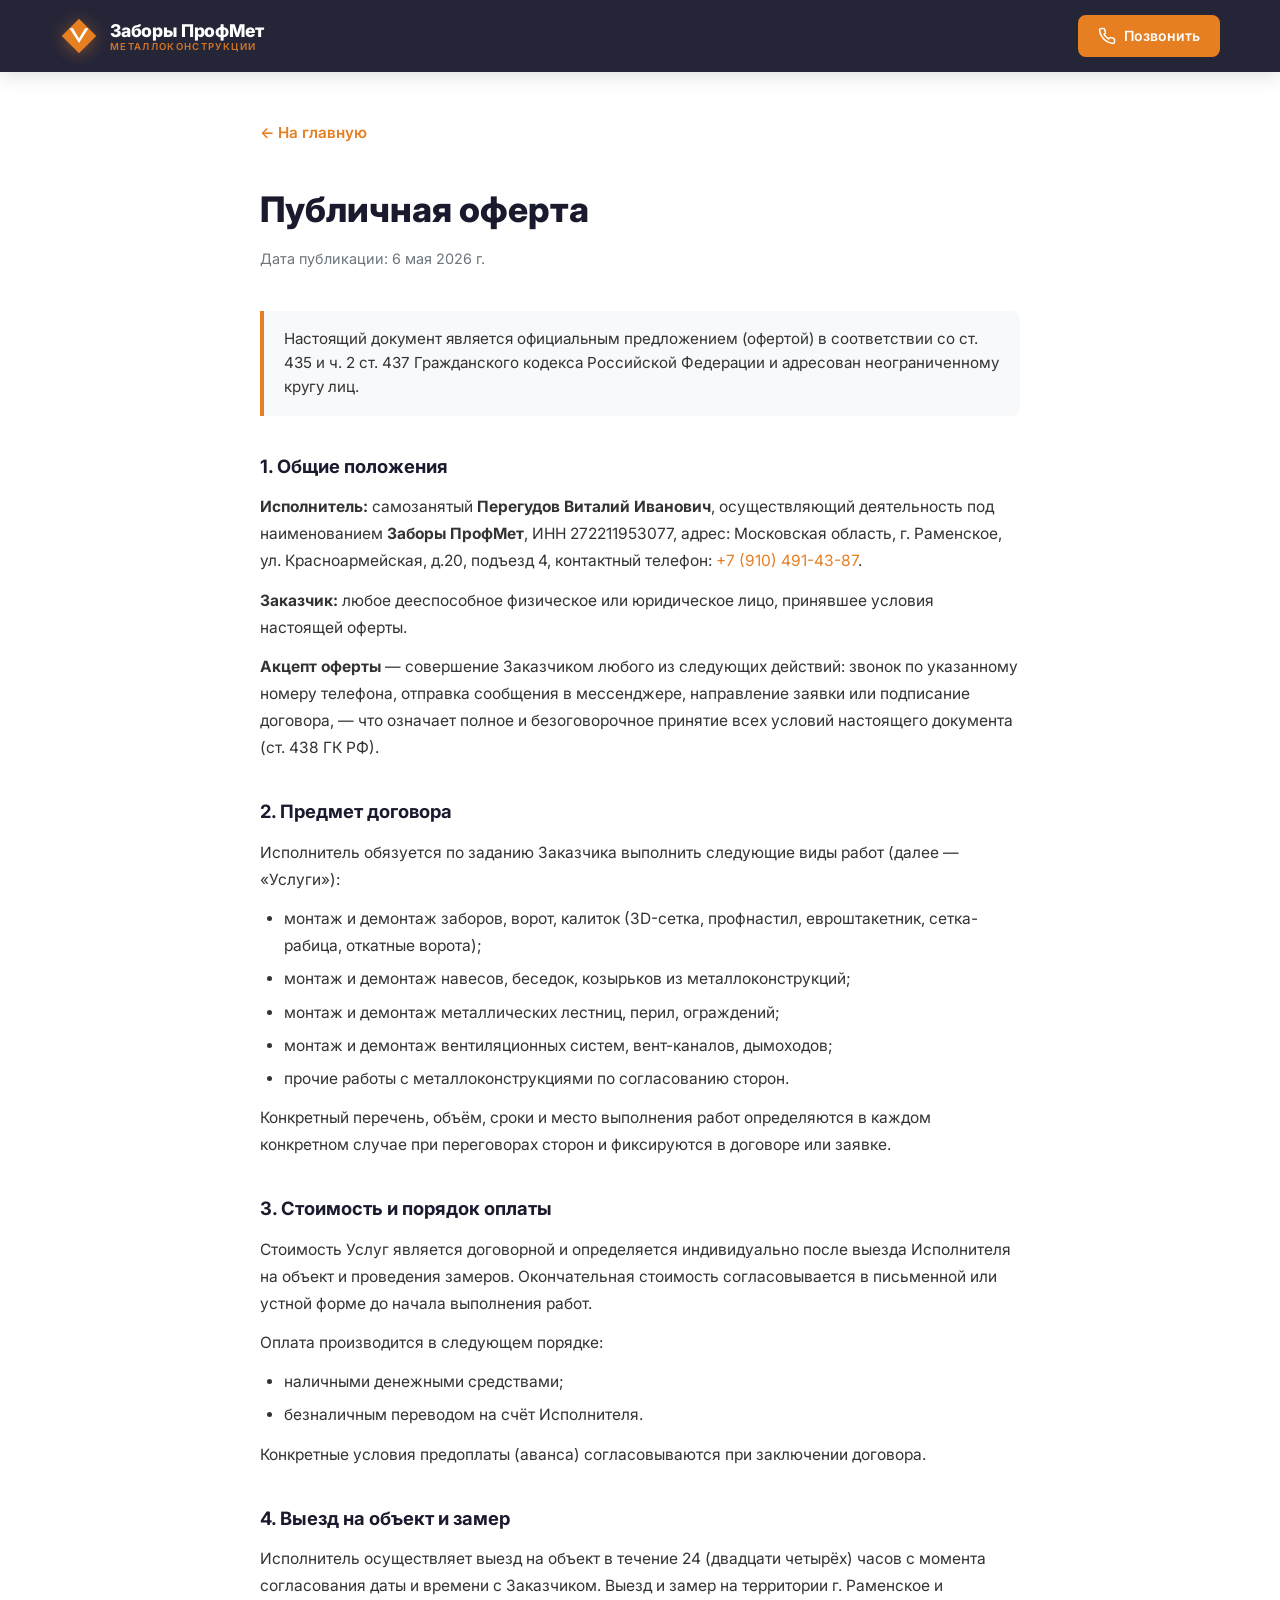
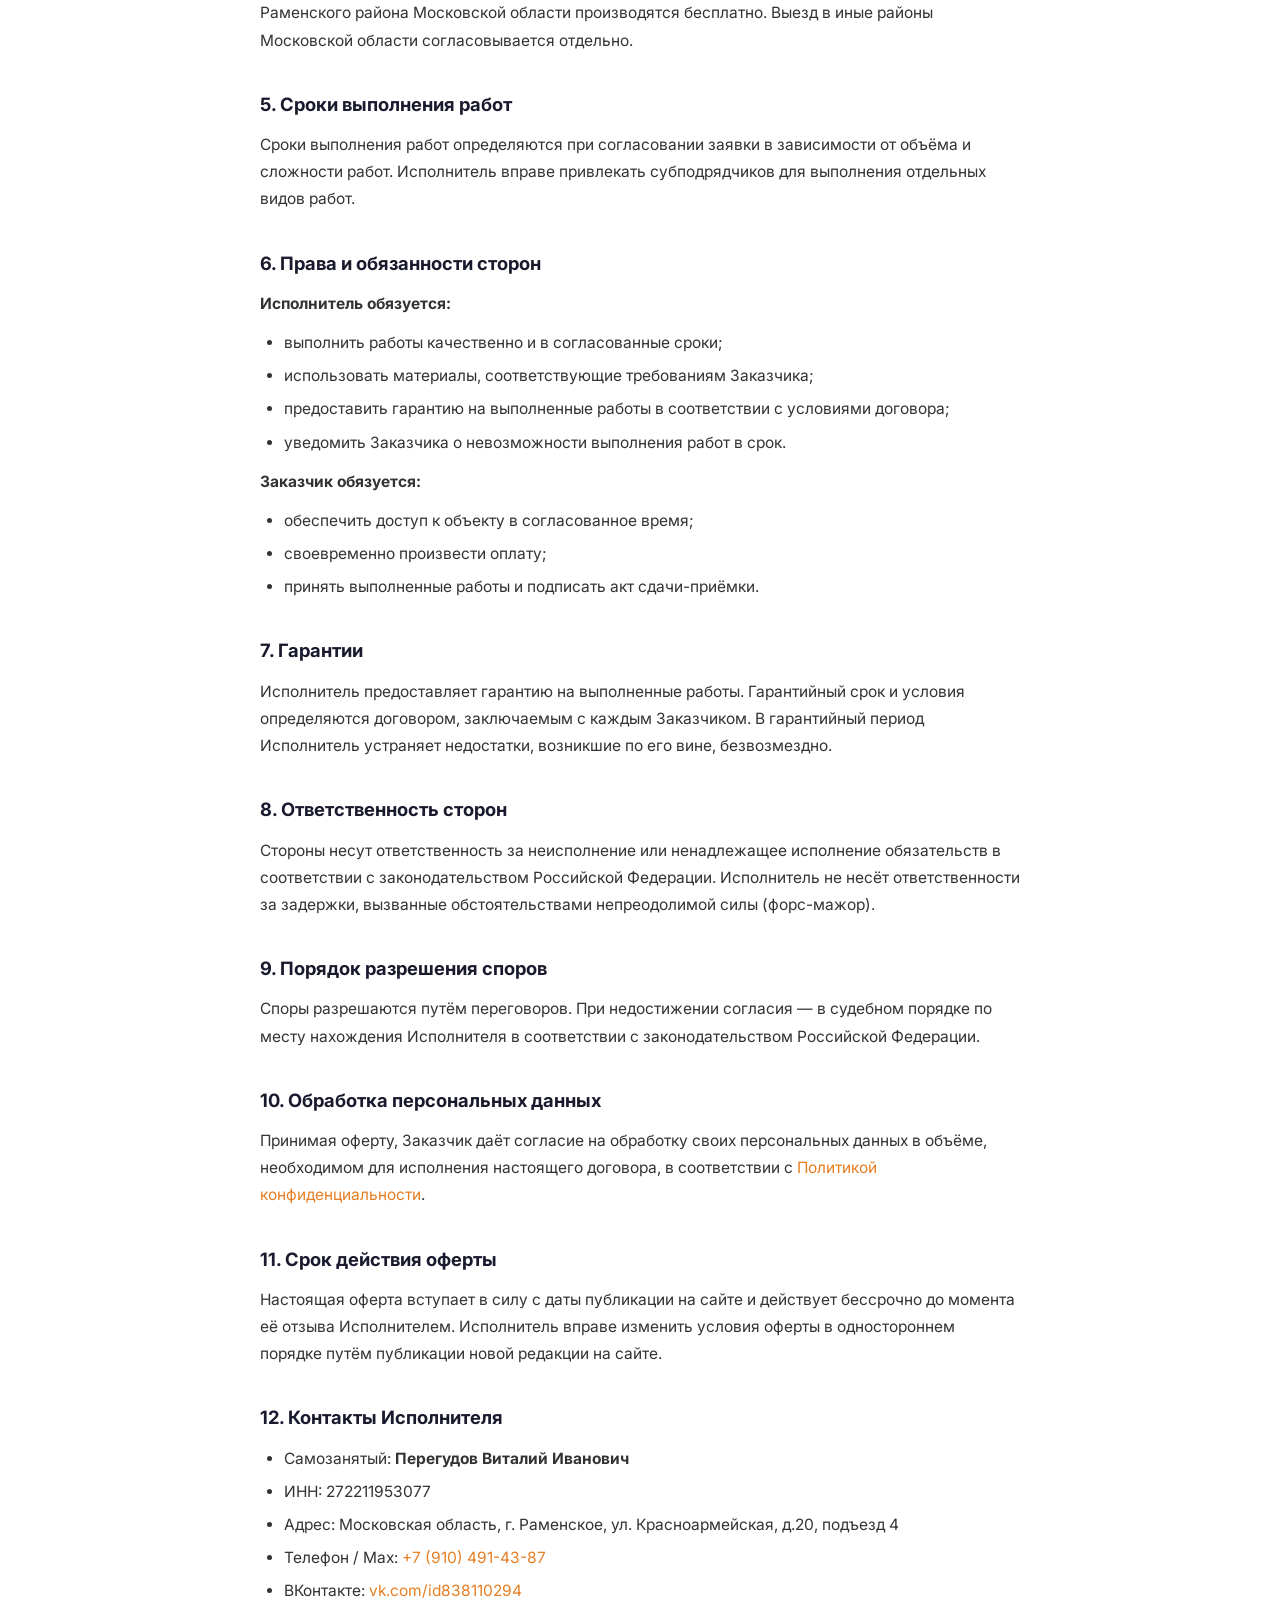
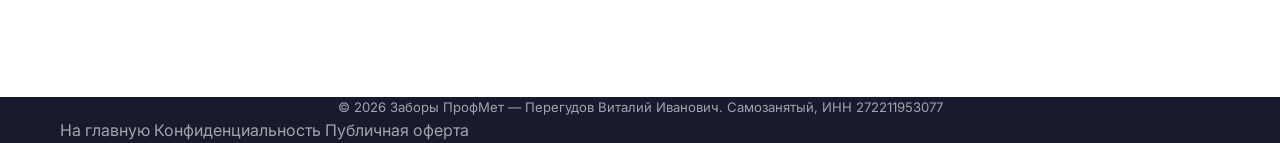
<file: offer.html>
<!DOCTYPE html>
<html lang="ru">
<head>
    <meta charset="UTF-8">
    <meta name="viewport" content="width=device-width, initial-scale=1.0">
    <meta name="description" content="Публичная оферта Заборы ПрофМет — условия оказания услуг по монтажу металлоконструкций">
    <meta name="robots" content="index, follow">
    <title>Публичная оферта — Заборы ПрофМет</title>
    <link rel="canonical" href="https://qone2m.github.io/Vitaly/offer.html">
    <link rel="icon" type="image/svg+xml" href="data:image/svg+xml,%3Csvg xmlns='http://www.w3.org/2000/svg' viewBox='0 0 64 64'%3E%3Crect width='64' height='64' rx='12' fill='%231a1a2e'/%3E%3Ctext x='50%25' y='54%25' text-anchor='middle' dominant-baseline='middle' font-family='Arial,sans-serif' font-weight='800' font-size='30' fill='%23e67e22'%3EЗ%3C/text%3E%3C/svg%3E">
    <link rel="preconnect" href="https://fonts.googleapis.com">
    <link rel="preconnect" href="https://fonts.gstatic.com" crossorigin>
    <link href="https://fonts.googleapis.com/css2?family=Inter:wght@400;600;700;800&display=swap" rel="stylesheet">
    <link rel="stylesheet" href="css/style.css">
</head>
<body>

    <header class="header scrolled" id="header">
        <div class="container header__inner">
            <a href="index.html" class="header__logo">
                <svg class="logo__mark" width="38" height="38" viewBox="0 0 44 44" fill="none" xmlns="http://www.w3.org/2000/svg" aria-hidden="true">
                    <path d="M22 2L42 22L22 42L2 22Z" fill="#e67e22"/>
                    <path d="M11 13L22 30L33 13L29 13L22 25L15 13Z" fill="white"/>
                </svg>
                <span class="logo__text">
                    <span class="logo__name">Заборы ПрофМет</span>
                    <span class="logo__sub">Металлоконструкции</span>
                </span>
            </a>
            <a href="tel:+79104914387" class="header__phone btn btn--small">
                <svg width="18" height="18" viewBox="0 0 24 24" fill="none" stroke="currentColor" stroke-width="2" stroke-linecap="round" stroke-linejoin="round"><path d="M22 16.92v3a2 2 0 0 1-2.18 2 19.79 19.79 0 0 1-8.63-3.07 19.5 19.5 0 0 1-6-6 19.79 19.79 0 0 1-3.07-8.67A2 2 0 0 1 4.11 2h3a2 2 0 0 1 2 1.72c.127.96.361 1.903.7 2.81a2 2 0 0 1-.45 2.11L8.09 9.91a16 16 0 0 0 6 6l1.27-1.27a2 2 0 0 1 2.11-.45c.907.339 1.85.573 2.81.7A2 2 0 0 1 22 16.92z"/></svg>
                Позвонить
            </a>
        </div>
    </header>

    <main class="legal-page">
        <div class="container">
            <a href="index.html" class="legal-back">&#8592; На главную</a>

            <h1>Публичная оферта</h1>
            <p class="legal-date">Дата публикации: 6 мая 2026 г.</p>

            <div class="offer-box">
                Настоящий документ является официальным предложением (офертой) в соответствии со ст. 435 и ч. 2 ст. 437 Гражданского кодекса Российской Федерации и адресован неограниченному кругу лиц.
            </div>

            <h2>1. Общие положения</h2>
            <p><strong>Исполнитель:</strong> самозанятый <strong>Перегудов Виталий Иванович</strong>, осуществляющий деятельность под наименованием <strong>Заборы ПрофМет</strong>, ИНН 272211953077, адрес: Московская область, г. Раменское, ул. Красноармейская, д.20, подъезд 4, контактный телефон: <a href="tel:+79104914387">+7 (910) 491-43-87</a>.</p>
            <p><strong>Заказчик:</strong> любое дееспособное физическое или юридическое лицо, принявшее условия настоящей оферты.</p>
            <p><strong>Акцепт оферты</strong> — совершение Заказчиком любого из следующих действий: звонок по указанному номеру телефона, отправка сообщения в мессенджере, направление заявки или подписание договора, — что означает полное и безоговорочное принятие всех условий настоящего документа (ст. 438 ГК РФ).</p>

            <h2>2. Предмет договора</h2>
            <p>Исполнитель обязуется по заданию Заказчика выполнить следующие виды работ (далее — «Услуги»):</p>
            <ul>
                <li>монтаж и демонтаж заборов, ворот, калиток (3D-сетка, профнастил, евроштакетник, сетка-рабица, откатные ворота);</li>
                <li>монтаж и демонтаж навесов, беседок, козырьков из металлоконструкций;</li>
                <li>монтаж и демонтаж металлических лестниц, перил, ограждений;</li>
                <li>монтаж и демонтаж вентиляционных систем, вент-каналов, дымоходов;</li>
                <li>прочие работы с металлоконструкциями по согласованию сторон.</li>
            </ul>
            <p>Конкретный перечень, объём, сроки и место выполнения работ определяются в каждом конкретном случае при переговорах сторон и фиксируются в договоре или заявке.</p>

            <h2>3. Стоимость и порядок оплаты</h2>
            <p>Стоимость Услуг является договорной и определяется индивидуально после выезда Исполнителя на объект и проведения замеров. Окончательная стоимость согласовывается в письменной или устной форме до начала выполнения работ.</p>
            <p>Оплата производится в следующем порядке:</p>
            <ul>
                <li>наличными денежными средствами;</li>
                <li>безналичным переводом на счёт Исполнителя.</li>
            </ul>
            <p>Конкретные условия предоплаты (аванса) согласовываются при заключении договора.</p>

            <h2>4. Выезд на объект и замер</h2>
            <p>Исполнитель осуществляет выезд на объект в течение 24 (двадцати четырёх) часов с момента согласования даты и времени с Заказчиком. Выезд и замер на территории г. Раменское и Раменского района Московской области производятся бесплатно. Выезд в иные районы Московской области согласовывается отдельно.</p>

            <h2>5. Сроки выполнения работ</h2>
            <p>Сроки выполнения работ определяются при согласовании заявки в зависимости от объёма и сложности работ. Исполнитель вправе привлекать субподрядчиков для выполнения отдельных видов работ.</p>

            <h2>6. Права и обязанности сторон</h2>
            <p><strong>Исполнитель обязуется:</strong></p>
            <ul>
                <li>выполнить работы качественно и в согласованные сроки;</li>
                <li>использовать материалы, соответствующие требованиям Заказчика;</li>
                <li>предоставить гарантию на выполненные работы в соответствии с условиями договора;</li>
                <li>уведомить Заказчика о невозможности выполнения работ в срок.</li>
            </ul>
            <p><strong>Заказчик обязуется:</strong></p>
            <ul>
                <li>обеспечить доступ к объекту в согласованное время;</li>
                <li>своевременно произвести оплату;</li>
                <li>принять выполненные работы и подписать акт сдачи-приёмки.</li>
            </ul>

            <h2>7. Гарантии</h2>
            <p>Исполнитель предоставляет гарантию на выполненные работы. Гарантийный срок и условия определяются договором, заключаемым с каждым Заказчиком. В гарантийный период Исполнитель устраняет недостатки, возникшие по его вине, безвозмездно.</p>

            <h2>8. Ответственность сторон</h2>
            <p>Стороны несут ответственность за неисполнение или ненадлежащее исполнение обязательств в соответствии с законодательством Российской Федерации. Исполнитель не несёт ответственности за задержки, вызванные обстоятельствами непреодолимой силы (форс-мажор).</p>

            <h2>9. Порядок разрешения споров</h2>
            <p>Споры разрешаются путём переговоров. При недостижении согласия — в судебном порядке по месту нахождения Исполнителя в соответствии с законодательством Российской Федерации.</p>

            <h2>10. Обработка персональных данных</h2>
            <p>Принимая оферту, Заказчик даёт согласие на обработку своих персональных данных в объёме, необходимом для исполнения настоящего договора, в соответствии с <a href="privacy.html">Политикой конфиденциальности</a>.</p>

            <h2>11. Срок действия оферты</h2>
            <p>Настоящая оферта вступает в силу с даты публикации на сайте и действует бессрочно до момента её отзыва Исполнителем. Исполнитель вправе изменить условия оферты в одностороннем порядке путём публикации новой редакции на сайте.</p>

            <h2>12. Контакты Исполнителя</h2>
            <ul>
                <li>Самозанятый: <strong>Перегудов Виталий Иванович</strong></li>
                <li>ИНН: 272211953077</li>
                <li>Адрес: Московская область, г. Раменское, ул. Красноармейская, д.20, подъезд 4</li>
                <li>Телефон / Max: <a href="tel:+79104914387">+7 (910) 491-43-87</a></li>
                <li>ВКонтакте: <a href="https://vk.com/id838110294" target="_blank" rel="noopener">vk.com/id838110294</a></li>
            </ul>
        </div>
    </main>

    <footer class="footer">
        <div class="container footer__inner">
            <p class="footer__copy">&copy; 2026 Заборы ПрофМет — Перегудов Виталий Иванович. Самозанятый, ИНН 272211953077</p>
            <div class="footer__links">
                <a href="index.html">На главную</a>
                <a href="privacy.html">Конфиденциальность</a>
                <a href="offer.html">Публичная оферта</a>
            </div>
        </div>
    </footer>

</body>
</html>
</file>
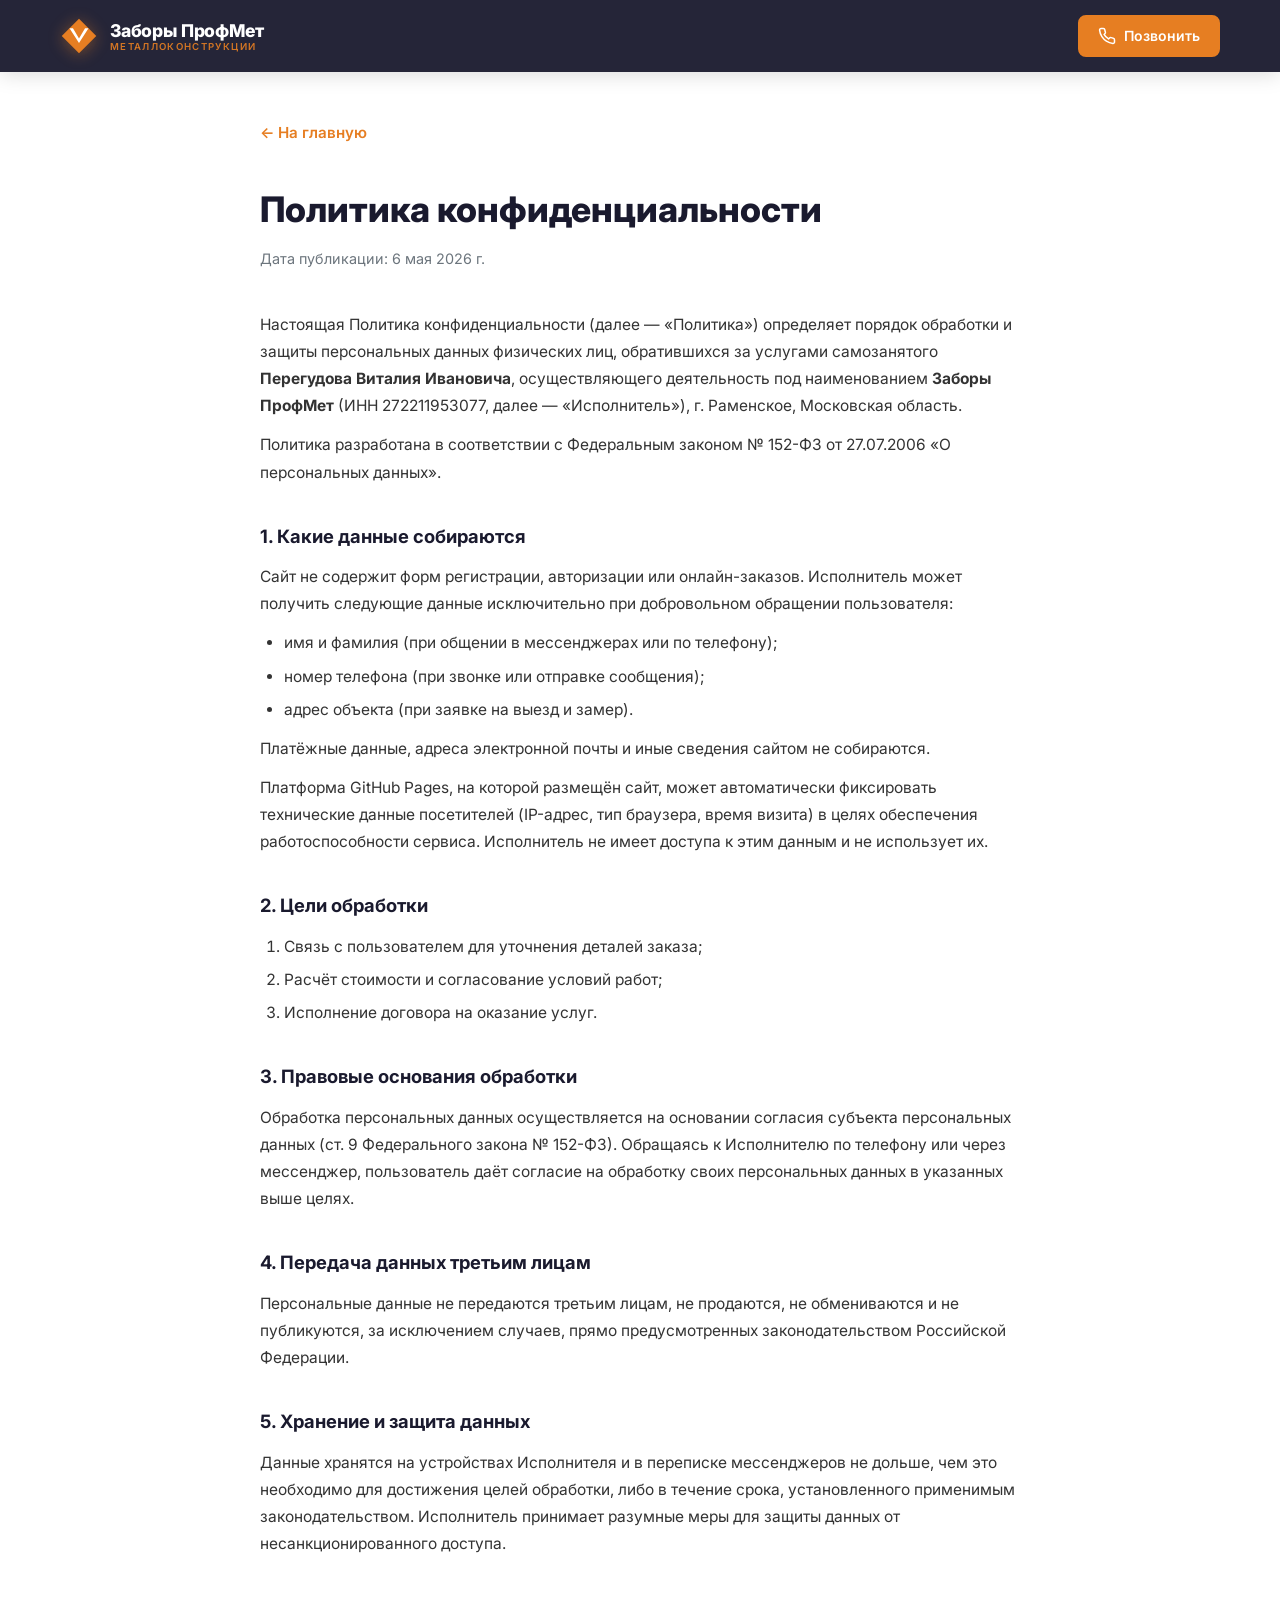
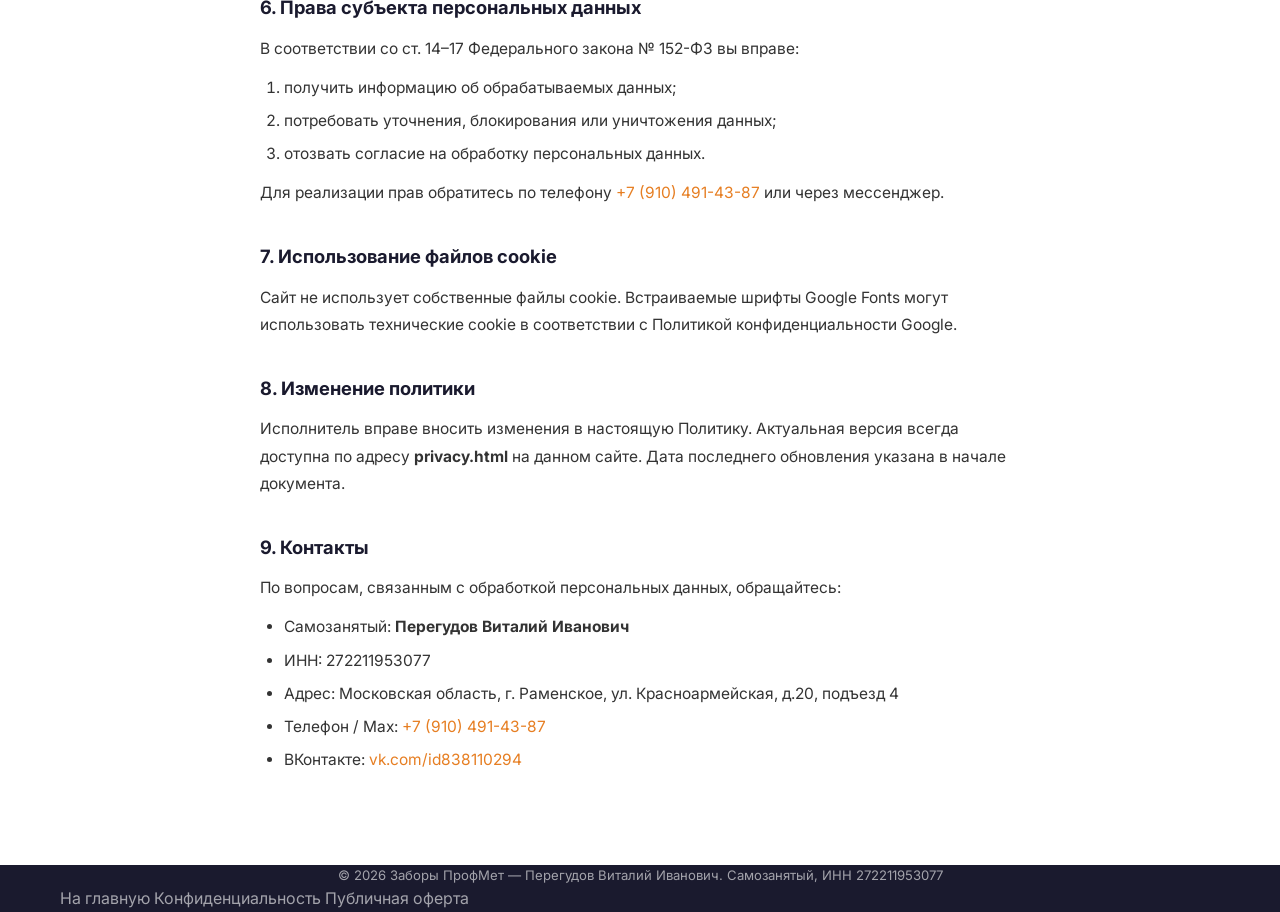
<file: privacy.html>
<!DOCTYPE html>
<html lang="ru">
<head>
    <meta charset="UTF-8">
    <meta name="viewport" content="width=device-width, initial-scale=1.0">
    <meta name="description" content="Политика конфиденциальности Заборы ПрофМет — порядок обработки персональных данных">
    <meta name="robots" content="index, follow">
    <title>Политика конфиденциальности — Заборы ПрофМет</title>
    <link rel="canonical" href="https://qone2m.github.io/Vitaly/privacy.html">
    <link rel="icon" type="image/svg+xml" href="data:image/svg+xml,%3Csvg xmlns='http://www.w3.org/2000/svg' viewBox='0 0 64 64'%3E%3Crect width='64' height='64' rx='12' fill='%231a1a2e'/%3E%3Ctext x='50%25' y='54%25' text-anchor='middle' dominant-baseline='middle' font-family='Arial,sans-serif' font-weight='800' font-size='30' fill='%23e67e22'%3EЗ%3C/text%3E%3C/svg%3E">
    <link rel="preconnect" href="https://fonts.googleapis.com">
    <link rel="preconnect" href="https://fonts.gstatic.com" crossorigin>
    <link href="https://fonts.googleapis.com/css2?family=Inter:wght@400;600;700;800&display=swap" rel="stylesheet">
    <link rel="stylesheet" href="css/style.css">
</head>
<body>

    <header class="header scrolled" id="header">
        <div class="container header__inner">
            <a href="index.html" class="header__logo">
                <svg class="logo__mark" width="38" height="38" viewBox="0 0 44 44" fill="none" xmlns="http://www.w3.org/2000/svg" aria-hidden="true">
                    <path d="M22 2L42 22L22 42L2 22Z" fill="#e67e22"/>
                    <path d="M11 13L22 30L33 13L29 13L22 25L15 13Z" fill="white"/>
                </svg>
                <span class="logo__text">
                    <span class="logo__name">Заборы ПрофМет</span>
                    <span class="logo__sub">Металлоконструкции</span>
                </span>
            </a>
            <a href="tel:+79104914387" class="header__phone btn btn--small">
                <svg width="18" height="18" viewBox="0 0 24 24" fill="none" stroke="currentColor" stroke-width="2" stroke-linecap="round" stroke-linejoin="round"><path d="M22 16.92v3a2 2 0 0 1-2.18 2 19.79 19.79 0 0 1-8.63-3.07 19.5 19.5 0 0 1-6-6 19.79 19.79 0 0 1-3.07-8.67A2 2 0 0 1 4.11 2h3a2 2 0 0 1 2 1.72c.127.96.361 1.903.7 2.81a2 2 0 0 1-.45 2.11L8.09 9.91a16 16 0 0 0 6 6l1.27-1.27a2 2 0 0 1 2.11-.45c.907.339 1.85.573 2.81.7A2 2 0 0 1 22 16.92z"/></svg>
                Позвонить
            </a>
        </div>
    </header>

    <main class="legal-page">
        <div class="container">
            <a href="index.html" class="legal-back">&#8592; На главную</a>

            <h1>Политика конфиденциальности</h1>
            <p class="legal-date">Дата публикации: 6 мая 2026 г.</p>

            <p>Настоящая Политика конфиденциальности (далее — «Политика») определяет порядок обработки и защиты персональных данных физических лиц, обратившихся за услугами самозанятого <strong>Перегудова Виталия Ивановича</strong>, осуществляющего деятельность под наименованием <strong>Заборы ПрофМет</strong> (ИНН 272211953077, далее — «Исполнитель»), г. Раменское, Московская область.</p>
            <p>Политика разработана в соответствии с Федеральным законом № 152-ФЗ от 27.07.2006 «О персональных данных».</p>

            <h2>1. Какие данные собираются</h2>
            <p>Сайт не содержит форм регистрации, авторизации или онлайн-заказов. Исполнитель может получить следующие данные исключительно при добровольном обращении пользователя:</p>
            <ul>
                <li>имя и фамилия (при общении в мессенджерах или по телефону);</li>
                <li>номер телефона (при звонке или отправке сообщения);</li>
                <li>адрес объекта (при заявке на выезд и замер).</li>
            </ul>
            <p>Платёжные данные, адреса электронной почты и иные сведения сайтом не собираются.</p>
            <p>Платформа GitHub Pages, на которой размещён сайт, может автоматически фиксировать технические данные посетителей (IP-адрес, тип браузера, время визита) в целях обеспечения работоспособности сервиса. Исполнитель не имеет доступа к этим данным и не использует их.</p>

            <h2>2. Цели обработки</h2>
            <ol>
                <li>Связь с пользователем для уточнения деталей заказа;</li>
                <li>Расчёт стоимости и согласование условий работ;</li>
                <li>Исполнение договора на оказание услуг.</li>
            </ol>

            <h2>3. Правовые основания обработки</h2>
            <p>Обработка персональных данных осуществляется на основании согласия субъекта персональных данных (ст. 9 Федерального закона № 152-ФЗ). Обращаясь к Исполнителю по телефону или через мессенджер, пользователь даёт согласие на обработку своих персональных данных в указанных выше целях.</p>

            <h2>4. Передача данных третьим лицам</h2>
            <p>Персональные данные не передаются третьим лицам, не продаются, не обмениваются и не публикуются, за исключением случаев, прямо предусмотренных законодательством Российской Федерации.</p>

            <h2>5. Хранение и защита данных</h2>
            <p>Данные хранятся на устройствах Исполнителя и в переписке мессенджеров не дольше, чем это необходимо для достижения целей обработки, либо в течение срока, установленного применимым законодательством. Исполнитель принимает разумные меры для защиты данных от несанкционированного доступа.</p>

            <h2>6. Права субъекта персональных данных</h2>
            <p>В соответствии со ст. 14–17 Федерального закона № 152-ФЗ вы вправе:</p>
            <ol>
                <li>получить информацию об обрабатываемых данных;</li>
                <li>потребовать уточнения, блокирования или уничтожения данных;</li>
                <li>отозвать согласие на обработку персональных данных.</li>
            </ol>
            <p>Для реализации прав обратитесь по телефону <a href="tel:+79104914387">+7 (910) 491-43-87</a> или через мессенджер.</p>

            <h2>7. Использование файлов cookie</h2>
            <p>Сайт не использует собственные файлы cookie. Встраиваемые шрифты Google Fonts могут использовать технические cookie в соответствии с Политикой конфиденциальности Google.</p>

            <h2>8. Изменение политики</h2>
            <p>Исполнитель вправе вносить изменения в настоящую Политику. Актуальная версия всегда доступна по адресу <strong>privacy.html</strong> на данном сайте. Дата последнего обновления указана в начале документа.</p>

            <h2>9. Контакты</h2>
            <p>По вопросам, связанным с обработкой персональных данных, обращайтесь:</p>
            <ul>
                <li>Самозанятый: <strong>Перегудов Виталий Иванович</strong></li>
                <li>ИНН: 272211953077</li>
                <li>Адрес: Московская область, г. Раменское, ул. Красноармейская, д.20, подъезд 4</li>
                <li>Телефон / Max: <a href="tel:+79104914387">+7 (910) 491-43-87</a></li>
                <li>ВКонтакте: <a href="https://vk.com/id838110294" target="_blank" rel="noopener">vk.com/id838110294</a></li>
            </ul>
        </div>
    </main>

    <footer class="footer">
        <div class="container footer__inner">
            <p class="footer__copy">&copy; 2026 Заборы ПрофМет — Перегудов Виталий Иванович. Самозанятый, ИНН 272211953077</p>
            <div class="footer__links">
                <a href="index.html">На главную</a>
                <a href="privacy.html">Конфиденциальность</a>
                <a href="offer.html">Публичная оферта</a>
            </div>
        </div>
    </footer>

</body>
</html>
</file>
<file: css/style.css>
/* ===== RESET & BASE ===== */
*,
*::before,
*::after {
    margin: 0;
    padding: 0;
    box-sizing: border-box;
}

:root {
    --clr-dark: #1a1a2e;
    --clr-dark-alt: #16213e;
    --clr-accent: #e67e22;
    --clr-accent-hover: #d35400;
    --clr-light: #f8f9fa;
    --clr-bg: #ffffff;
    --clr-text: #333333;
    --clr-text-muted: #6c757d;
    --clr-border: #dee2e6;
    --font: 'Inter', system-ui, -apple-system, sans-serif;
    --header-h: 72px;
    --radius: 12px;
    --radius-sm: 8px;
    --shadow: 0 4px 24px rgba(0, 0, 0, 0.08);
    --shadow-lg: 0 8px 40px rgba(0, 0, 0, 0.12);
    --transition: 0.3s ease;
}

html {
    scroll-behavior: smooth;
    scroll-padding-top: var(--header-h);
}

body {
    font-family: var(--font);
    color: var(--clr-text);
    background: var(--clr-bg);
    line-height: 1.6;
    -webkit-font-smoothing: antialiased;
}

img {
    display: block;
    max-width: 100%;
    height: auto;
}

a {
    text-decoration: none;
    color: inherit;
}

.container {
    width: 100%;
    max-width: 1200px;
    margin: 0 auto;
    padding: 0 20px;
}

/* ===== BUTTONS ===== */
.btn {
    display: inline-flex;
    align-items: center;
    gap: 8px;
    font-family: var(--font);
    font-weight: 600;
    border: 2px solid transparent;
    border-radius: var(--radius-sm);
    cursor: pointer;
    transition: all var(--transition);
    white-space: nowrap;
}

.btn--small {
    padding: 8px 18px;
    font-size: 0.875rem;
}

.btn--large {
    padding: 14px 32px;
    font-size: 1.05rem;
}

.btn--primary {
    background: var(--clr-accent);
    color: #fff;
    border-color: var(--clr-accent);
}

.btn--primary:hover {
    background: var(--clr-accent-hover);
    border-color: var(--clr-accent-hover);
    transform: translateY(-2px);
    box-shadow: 0 4px 16px rgba(230, 126, 34, 0.4);
}

.btn--outline {
    background: transparent;
    color: #fff;
    border-color: rgba(255, 255, 255, 0.5);
}

.btn--outline:hover {
    background: rgba(255, 255, 255, 0.1);
    border-color: #fff;
    transform: translateY(-2px);
}

/* ===== HEADER ===== */
.header {
    position: fixed;
    top: 0;
    left: 0;
    right: 0;
    z-index: 1000;
    height: var(--header-h);
    background: transparent;
    transition: all var(--transition);
}

.header.scrolled {
    background: rgba(26, 26, 46, 0.95);
    backdrop-filter: blur(12px);
    box-shadow: 0 2px 20px rgba(0, 0, 0, 0.15);
}

.header__inner {
    display: flex;
    align-items: center;
    justify-content: space-between;
    height: 100%;
}

.header__logo {
    color: #fff;
    display: flex;
    align-items: center;
    gap: 12px;
    text-decoration: none;
}

.logo__mark {
    flex-shrink: 0;
    filter: drop-shadow(0 2px 8px rgba(230, 126, 34, 0.45));
    transition: filter var(--transition), transform var(--transition);
}

.header__logo:hover .logo__mark {
    filter: drop-shadow(0 3px 12px rgba(230, 126, 34, 0.7));
    transform: rotate(6deg) scale(1.05);
}

.logo__text {
    display: flex;
    flex-direction: column;
    line-height: 1.2;
}

.logo__name {
    font-size: 1.1rem;
    font-weight: 800;
    color: #fff;
    letter-spacing: -0.01em;
}

.logo__sub {
    font-size: 0.6rem;
    font-weight: 600;
    color: var(--clr-accent);
    text-transform: uppercase;
    letter-spacing: 0.14em;
    opacity: 0.9;
}

.header__nav {
    display: flex;
    gap: 32px;
}

.nav__link {
    color: rgba(255, 255, 255, 0.85);
    font-size: 0.95rem;
    font-weight: 500;
    transition: color var(--transition);
    position: relative;
}

.nav__link::after {
    content: '';
    position: absolute;
    bottom: -4px;
    left: 0;
    width: 0;
    height: 2px;
    background: var(--clr-accent);
    transition: width var(--transition);
}

.nav__link:hover {
    color: #fff;
}

.nav__link:hover::after {
    width: 100%;
}

.header__phone {
    background: var(--clr-accent);
    color: #fff;
    border-color: var(--clr-accent);
}

.header__phone:hover {
    background: var(--clr-accent-hover);
    border-color: var(--clr-accent-hover);
}

.burger {
    display: none;
    flex-direction: column;
    gap: 5px;
    background: none;
    border: none;
    cursor: pointer;
    padding: 4px;
    z-index: 1001;
}

.burger span {
    display: block;
    width: 26px;
    height: 2.5px;
    background: #fff;
    border-radius: 2px;
    transition: all var(--transition);
}

.burger.active span:nth-child(1) {
    transform: rotate(45deg) translate(5px, 5px);
}

.burger.active span:nth-child(2) {
    opacity: 0;
}

.burger.active span:nth-child(3) {
    transform: rotate(-45deg) translate(5px, -5px);
}

/* ===== HERO ===== */
.hero {
    position: relative;
    min-height: 100vh;
    display: flex;
    align-items: center;
    justify-content: center;
    background: url('../img/full/canopies-05.jpg') center/cover no-repeat;
    overflow: hidden;
}

.hero__overlay {
    position: absolute;
    inset: 0;
    background: linear-gradient(
        135deg,
        rgba(26, 26, 46, 0.92) 0%,
        rgba(22, 33, 62, 0.82) 50%,
        rgba(26, 26, 46, 0.88) 100%
    );
}

.hero__content {
    position: relative;
    z-index: 1;
    text-align: center;
    padding: 120px 20px 80px;
}

.hero__title {
    font-size: clamp(2rem, 5vw, 3.5rem);
    font-weight: 800;
    color: #fff;
    line-height: 1.15;
    margin-bottom: 20px;
}

.hero__title span {
    color: var(--clr-accent);
}

.hero__subtitle {
    font-size: clamp(1rem, 2vw, 1.25rem);
    color: rgba(255, 255, 255, 0.75);
    max-width: 600px;
    margin: 0 auto 40px;
    line-height: 1.7;
}

.hero__actions {
    display: flex;
    gap: 16px;
    justify-content: center;
    flex-wrap: wrap;
}

.hero__badge {
    display: inline-flex;
    align-items: center;
    gap: 10px;
    padding: 8px 18px;
    background: rgba(230, 126, 34, 0.12);
    border: 1px solid rgba(230, 126, 34, 0.35);
    color: #fff;
    font-size: 0.88rem;
    font-weight: 500;
    border-radius: 100px;
    margin-bottom: 28px;
    backdrop-filter: blur(8px);
    animation: fadeInDown 0.8s ease;
}

.hero__badge-dot {
    width: 8px;
    height: 8px;
    border-radius: 50%;
    background: var(--clr-accent);
    box-shadow: 0 0 0 0 rgba(230, 126, 34, 0.7);
    animation: pulse 2s infinite;
}

.hero__grid {
    position: absolute;
    inset: 0;
    background-image:
        linear-gradient(rgba(255, 255, 255, 0.04) 1px, transparent 1px),
        linear-gradient(90deg, rgba(255, 255, 255, 0.04) 1px, transparent 1px);
    background-size: 60px 60px;
    -webkit-mask-image: radial-gradient(ellipse at center, #000 20%, transparent 75%);
    mask-image: radial-gradient(ellipse at center, #000 20%, transparent 75%);
    z-index: 0;
}

.hero__stats {
    display: grid;
    grid-template-columns: repeat(4, 1fr);
    gap: 20px;
    max-width: 720px;
    margin: 56px auto 0;
    padding-top: 36px;
    border-top: 1px solid rgba(255, 255, 255, 0.12);
}

.hero-stat {
    text-align: center;
}

.hero-stat__num {
    font-size: clamp(1.6rem, 3.5vw, 2.4rem);
    font-weight: 800;
    color: var(--clr-accent);
    line-height: 1;
    margin-bottom: 6px;
    font-variant-numeric: tabular-nums;
}

.hero-stat__label {
    font-size: 0.85rem;
    color: rgba(255, 255, 255, 0.6);
    text-transform: uppercase;
    letter-spacing: 0.08em;
}

.hero__scroll {
    position: absolute;
    bottom: 24px;
    left: 50%;
    transform: translateX(-50%);
    z-index: 2;
    opacity: 0.7;
    transition: opacity var(--transition);
}

.hero__scroll:hover {
    opacity: 1;
}

.hero__scroll-mouse {
    display: block;
    width: 22px;
    height: 36px;
    border: 2px solid rgba(255, 255, 255, 0.6);
    border-radius: 14px;
    position: relative;
}

.hero__scroll-mouse span {
    position: absolute;
    top: 6px;
    left: 50%;
    transform: translateX(-50%);
    width: 3px;
    height: 8px;
    background: #fff;
    border-radius: 2px;
    animation: scrollWheel 1.8s infinite;
}

@keyframes scrollWheel {
    0% { opacity: 1; top: 6px; }
    100% { opacity: 0; top: 20px; }
}

@keyframes pulse {
    0% { box-shadow: 0 0 0 0 rgba(230, 126, 34, 0.7); }
    70% { box-shadow: 0 0 0 10px rgba(230, 126, 34, 0); }
    100% { box-shadow: 0 0 0 0 rgba(230, 126, 34, 0); }
}

@keyframes fadeInDown {
    from { opacity: 0; transform: translateY(-20px); }
    to { opacity: 1; transform: translateY(0); }
}

/* ===== REVEAL ANIMATIONS ===== */
.reveal {
    opacity: 0;
    transform: translateY(30px);
    transition: opacity 0.7s ease, transform 0.7s ease;
}

.reveal.is-visible {
    opacity: 1;
    transform: translateY(0);
}

@media (prefers-reduced-motion: reduce) {
    .reveal { opacity: 1; transform: none; transition: none; }
    .hero__badge, .hero-stat__num, .hero__scroll-mouse span { animation: none; }
}

/* ===== FAB (mobile call button) ===== */
.fab-call {
    position: fixed;
    bottom: 20px;
    right: 20px;
    width: 56px;
    height: 56px;
    background: var(--clr-accent);
    color: #fff;
    border-radius: 50%;
    display: none;
    align-items: center;
    justify-content: center;
    box-shadow: 0 8px 24px rgba(230, 126, 34, 0.45);
    z-index: 900;
    animation: pulseFab 2.5s infinite;
}

@keyframes pulseFab {
    0%, 100% { box-shadow: 0 8px 24px rgba(230, 126, 34, 0.45), 0 0 0 0 rgba(230, 126, 34, 0.5); }
    50% { box-shadow: 0 8px 24px rgba(230, 126, 34, 0.45), 0 0 0 14px rgba(230, 126, 34, 0); }
}

/* ===== SECTION TITLES ===== */
.section__title {
    text-align: center;
    font-size: clamp(1.6rem, 3.5vw, 2.4rem);
    font-weight: 800;
    color: var(--clr-dark);
    margin-bottom: 12px;
}

.section__subtitle {
    text-align: center;
    color: var(--clr-text-muted);
    font-size: 1.05rem;
    max-width: 520px;
    margin: 0 auto 48px;
}

/* ===== ABOUT ===== */
.about {
    padding: 100px 0;
    background: var(--clr-dark);
    position: relative;
    overflow: hidden;
}

.about::before {
    content: '';
    position: absolute;
    top: -100px;
    right: -100px;
    width: 400px;
    height: 400px;
    background: radial-gradient(circle, rgba(230, 126, 34, 0.15) 0%, transparent 70%);
    pointer-events: none;
}

.section__title--light {
    color: #fff;
}

.section__subtitle--light {
    color: rgba(255, 255, 255, 0.55);
}

.about__grid {
    display: grid;
    grid-template-columns: repeat(auto-fit, minmax(260px, 1fr));
    gap: 20px;
    position: relative;
    z-index: 1;
}

.about-card {
    background: rgba(255, 255, 255, 0.04);
    border: 1px solid rgba(255, 255, 255, 0.08);
    border-radius: var(--radius);
    padding: 32px 28px;
    text-align: left;
    transition: all var(--transition);
    position: relative;
    overflow: hidden;
}

.about-card::before {
    content: '';
    position: absolute;
    left: 0;
    top: 0;
    bottom: 0;
    width: 3px;
    background: var(--clr-accent);
    transform: scaleY(0);
    transform-origin: top;
    transition: transform var(--transition);
}

.about-card:hover {
    background: rgba(255, 255, 255, 0.07);
    border-color: rgba(230, 126, 34, 0.4);
    transform: translateY(-4px);
}

.about-card:hover::before {
    transform: scaleY(1);
}

.about-card__icon {
    width: 52px;
    height: 52px;
    display: flex;
    align-items: center;
    justify-content: center;
    background: rgba(230, 126, 34, 0.12);
    color: var(--clr-accent);
    border-radius: var(--radius-sm);
    margin-bottom: 18px;
    transition: all var(--transition);
}

.about-card:hover .about-card__icon {
    background: var(--clr-accent);
    color: #fff;
    transform: scale(1.05) rotate(-4deg);
}

.about-card__title {
    font-size: 1.1rem;
    font-weight: 700;
    color: #fff;
    margin-bottom: 8px;
    line-height: 1.3;
}

.about-card__label {
    font-size: 0.92rem;
    color: rgba(255, 255, 255, 0.6);
    line-height: 1.5;
}

/* ===== PROCESS ===== */
.process {
    padding: 100px 0;
    background: var(--clr-light);
}

.process__grid {
    display: grid;
    grid-template-columns: repeat(4, 1fr);
    gap: 24px;
    counter-reset: step;
    position: relative;
}

.process__grid::before {
    content: '';
    position: absolute;
    top: 40px;
    left: 12%;
    right: 12%;
    height: 2px;
    background: repeating-linear-gradient(90deg, var(--clr-accent) 0 8px, transparent 8px 16px);
    opacity: 0.4;
    z-index: 0;
}

.process-step {
    background: #fff;
    border-radius: var(--radius);
    padding: 30px 24px;
    text-align: center;
    box-shadow: var(--shadow);
    position: relative;
    z-index: 1;
    transition: transform var(--transition), box-shadow var(--transition);
}

.process-step:hover {
    transform: translateY(-6px);
    box-shadow: var(--shadow-lg);
}

.process-step__num {
    display: inline-flex;
    align-items: center;
    justify-content: center;
    width: 56px;
    height: 56px;
    border-radius: 50%;
    background: linear-gradient(135deg, var(--clr-accent) 0%, var(--clr-accent-hover) 100%);
    color: #fff;
    font-size: 1.15rem;
    font-weight: 800;
    margin: 0 auto 18px;
    box-shadow: 0 6px 18px rgba(230, 126, 34, 0.35);
}

.process-step__title {
    font-size: 1.2rem;
    font-weight: 700;
    color: var(--clr-dark);
    margin-bottom: 10px;
}

.process-step__text {
    font-size: 0.95rem;
    color: var(--clr-text-muted);
    line-height: 1.55;
}

/* ===== CTA ===== */
.cta {
    padding: 70px 0;
    background: linear-gradient(135deg, var(--clr-accent) 0%, var(--clr-accent-hover) 100%);
    position: relative;
    overflow: hidden;
}

.cta::before,
.cta::after {
    content: '';
    position: absolute;
    border-radius: 50%;
    background: rgba(255, 255, 255, 0.08);
    pointer-events: none;
}

.cta::before {
    width: 300px;
    height: 300px;
    top: -150px;
    left: -80px;
}

.cta::after {
    width: 240px;
    height: 240px;
    bottom: -120px;
    right: -60px;
}

.cta__inner {
    display: flex;
    align-items: center;
    justify-content: space-between;
    gap: 40px;
    flex-wrap: wrap;
    position: relative;
    z-index: 1;
}

.cta__title {
    font-size: clamp(1.6rem, 3vw, 2.25rem);
    font-weight: 800;
    color: #fff;
    margin-bottom: 8px;
}

.cta__subtitle {
    color: rgba(255, 255, 255, 0.9);
    font-size: 1.05rem;
    max-width: 560px;
}

.cta__actions {
    display: flex;
    gap: 14px;
    flex-wrap: wrap;
}

.btn--light {
    background: #fff;
    color: var(--clr-accent);
    border-color: #fff;
}

.btn--light:hover {
    background: var(--clr-dark);
    color: #fff;
    border-color: var(--clr-dark);
    transform: translateY(-2px);
}

.cta .btn--primary {
    background: var(--clr-dark);
    border-color: var(--clr-dark);
}

.cta .btn--primary:hover {
    background: #0d0d1a;
    border-color: #0d0d1a;
    box-shadow: 0 4px 16px rgba(0, 0, 0, 0.3);
}

/* ===== SERVICES ===== */
.services {
    padding: 100px 0;
    background: var(--clr-light);
}

.services__grid {
    display: grid;
    grid-template-columns: repeat(auto-fit, minmax(260px, 1fr));
    gap: 24px;
}

.service-card {
    display: flex;
    flex-direction: column;
    align-items: center;
    text-align: center;
    background: var(--clr-bg);
    border-radius: var(--radius);
    padding: 40px 28px 32px;
    box-shadow: var(--shadow);
    transition: all var(--transition);
    cursor: pointer;
    border: 2px solid transparent;
}

.service-card:hover {
    transform: translateY(-6px);
    box-shadow: var(--shadow-lg);
    border-color: var(--clr-accent);
}

.service-card__icon {
    width: 64px;
    height: 64px;
    margin-bottom: 20px;
    color: var(--clr-accent);
}

.service-card__icon svg {
    width: 100%;
    height: 100%;
}

.service-card__title {
    font-size: 1.2rem;
    font-weight: 700;
    margin-bottom: 12px;
    color: var(--clr-dark);
}

.service-card__text {
    font-size: 0.92rem;
    color: var(--clr-text-muted);
    line-height: 1.6;
    margin-bottom: 20px;
    flex-grow: 1;
}

.service-card__link {
    font-size: 0.9rem;
    font-weight: 600;
    color: var(--clr-accent);
    transition: color var(--transition);
}

.service-card:hover .service-card__link {
    color: var(--clr-accent-hover);
}

/* ===== PORTFOLIO ===== */
.portfolio {
    padding: 100px 0;
}

.portfolio__filters {
    display: flex;
    justify-content: center;
    flex-wrap: wrap;
    gap: 10px;
    margin-bottom: 40px;
}

.filter-btn {
    display: inline-flex;
    align-items: center;
    gap: 6px;
    padding: 10px 22px;
    background: var(--clr-light);
    border: 2px solid var(--clr-border);
    border-radius: 50px;
    font-family: var(--font);
    font-size: 0.9rem;
    font-weight: 600;
    color: var(--clr-text-muted);
    cursor: pointer;
    transition: all var(--transition);
}

.filter-btn:hover {
    border-color: var(--clr-accent);
    color: var(--clr-accent);
}

.filter-btn.active {
    background: var(--clr-accent);
    border-color: var(--clr-accent);
    color: #fff;
}

.filter-count {
    font-size: 0.78rem;
    opacity: 0.7;
}

.gallery {
    display: grid;
    grid-template-columns: repeat(auto-fill, minmax(200px, 1fr));
    gap: 12px;
}

.gallery-item {
    position: relative;
    border-radius: var(--radius-sm);
    overflow: hidden;
    cursor: pointer;
    aspect-ratio: 4 / 3;
    background: var(--clr-light);
}

.gallery-item img {
    width: 100%;
    height: 100%;
    object-fit: cover;
    transition: transform 0.4s ease, opacity 0.3s ease;
}

.gallery-item::after {
    content: '';
    position: absolute;
    inset: 0;
    background: rgba(26, 26, 46, 0);
    transition: background var(--transition);
}

.gallery-item:hover img {
    transform: scale(1.08);
}

.gallery-item:hover::after {
    background: rgba(26, 26, 46, 0.2);
}

.gallery-item.hidden {
    display: none;
}

/* ===== CONTACTS ===== */
.contacts {
    padding: 100px 0;
    background: var(--clr-light);
}

.contacts__grid {
    display: grid;
    grid-template-columns: repeat(auto-fit, minmax(240px, 1fr));
    gap: 24px;
}

.contact-card {
    display: flex;
    flex-direction: column;
    align-items: center;
    text-align: center;
    background: var(--clr-bg);
    border-radius: var(--radius);
    padding: 36px 24px;
    box-shadow: var(--shadow);
    transition: all var(--transition);
    border: 2px solid transparent;
}

.contact-card:hover {
    transform: translateY(-4px);
    box-shadow: var(--shadow-lg);
    border-color: var(--clr-accent);
}

.contact-card--location {
    cursor: default;
}

.contact-card--location:hover {
    transform: none;
    border-color: transparent;
}

.contact-card__icon {
    width: 56px;
    height: 56px;
    display: flex;
    align-items: center;
    justify-content: center;
    background: rgba(230, 126, 34, 0.1);
    color: var(--clr-accent);
    border-radius: 50%;
    margin-bottom: 16px;
}

.contact-card__title {
    font-size: 0.85rem;
    font-weight: 600;
    text-transform: uppercase;
    letter-spacing: 0.08em;
    color: var(--clr-text-muted);
    margin-bottom: 8px;
}

.contact-card__value {
    font-size: 1.1rem;
    font-weight: 600;
    color: var(--clr-dark);
}

/* ===== FOOTER ===== */
.footer {
    background: var(--clr-dark);
    color: rgba(255, 255, 255, 0.6);
}

.footer__top {
    display: grid;
    grid-template-columns: 1.4fr 1fr 1fr;
    gap: 40px;
    padding: 48px 0 40px;
    border-bottom: 1px solid rgba(255,255,255,0.08);
}

.footer__col--brand p {
    font-size: 0.88rem;
    line-height: 1.6;
    margin-top: 12px;
}

.footer__logo {
    display: flex;
    align-items: center;
    gap: 12px;
}

.footer__logo .logo__name {
    font-size: 1rem;
    color: #fff;
}

.footer__logo .logo__sub {
    color: rgba(255, 255, 255, 0.45);
    opacity: 1;
}

.footer__col-title {
    font-size: 0.78rem;
    font-weight: 700;
    text-transform: uppercase;
    letter-spacing: 0.08em;
    color: rgba(255,255,255,0.35);
    margin-bottom: 14px;
}

.footer__contacts {
    list-style: none;
    padding: 0;
    margin: 0;
    display: flex;
    flex-direction: column;
    gap: 10px;
}

.footer__contacts a {
    font-size: 0.9rem;
    color: rgba(255,255,255,0.6);
    transition: color var(--transition);
}

.footer__contacts a:hover {
    color: var(--clr-accent);
}

.footer__bottom {
    padding: 20px 0;
}

.footer__copy {
    font-size: 0.82rem;
    text-align: center;
}

/* ===== LIGHTBOX ===== */
.lightbox {
    position: fixed;
    inset: 0;
    z-index: 2000;
    background: rgba(0, 0, 0, 0.92);
    display: flex;
    align-items: center;
    justify-content: center;
    opacity: 0;
    visibility: hidden;
    transition: opacity 0.3s ease, visibility 0.3s ease;
}

.lightbox.active {
    opacity: 1;
    visibility: visible;
}

.lightbox__img {
    max-width: 90vw;
    max-height: 88vh;
    object-fit: contain;
    border-radius: 4px;
    user-select: none;
    transition: opacity 0.25s ease;
}

.lightbox__close {
    position: absolute;
    top: 16px;
    right: 20px;
    background: none;
    border: none;
    color: #fff;
    font-size: 2.5rem;
    cursor: pointer;
    line-height: 1;
    opacity: 0.7;
    transition: opacity var(--transition);
    z-index: 2001;
}

.lightbox__close:hover {
    opacity: 1;
}

.lightbox__prev,
.lightbox__next {
    position: absolute;
    top: 50%;
    transform: translateY(-50%);
    background: rgba(255, 255, 255, 0.1);
    border: none;
    color: #fff;
    font-size: 2rem;
    cursor: pointer;
    width: 50px;
    height: 50px;
    border-radius: 50%;
    display: flex;
    align-items: center;
    justify-content: center;
    opacity: 0.6;
    transition: all var(--transition);
    z-index: 2001;
}

.lightbox__prev:hover,
.lightbox__next:hover {
    opacity: 1;
    background: rgba(255, 255, 255, 0.2);
}

.lightbox__prev {
    left: 16px;
}

.lightbox__next {
    right: 16px;
}

.lightbox__counter {
    position: absolute;
    bottom: 20px;
    left: 50%;
    transform: translateX(-50%);
    color: rgba(255, 255, 255, 0.6);
    font-size: 0.9rem;
    font-weight: 500;
}

/* ===== RESPONSIVE ===== */
@media (max-width: 768px) {
    :root {
        --header-h: 64px;
    }

    .header__nav {
        position: fixed;
        top: 0;
        right: -100%;
        width: 280px;
        height: 100vh;
        background: var(--clr-dark);
        flex-direction: column;
        padding: 100px 40px 40px;
        gap: 24px;
        transition: right var(--transition);
        box-shadow: -4px 0 20px rgba(0, 0, 0, 0.3);
    }

    .header__nav.open {
        right: 0;
    }

    .nav__link {
        font-size: 1.15rem;
    }

    .header__phone {
        display: none;
    }

    .burger {
        display: flex;
    }

    .logo__sub {
        display: none;
    }

    .hero__content {
        padding: 100px 16px 60px;
    }

    .services {
        padding: 60px 0;
    }

    .about {
        padding: 60px 0;
    }

    .about__grid {
        grid-template-columns: 1fr;
        gap: 12px;
    }

    .process {
        padding: 60px 0;
    }

    .process__grid {
        grid-template-columns: repeat(2, 1fr);
        gap: 16px;
    }

    .process__grid::before {
        display: none;
    }

    .process-step {
        padding: 24px 18px;
    }

    .cta {
        padding: 50px 0;
    }

    .cta__inner {
        flex-direction: column;
        text-align: center;
        align-items: stretch;
    }

    .cta__actions {
        justify-content: center;
    }

    .hero__stats {
        grid-template-columns: repeat(2, 1fr);
        gap: 24px;
        margin-top: 40px;
        padding-top: 28px;
    }

    .hero__scroll {
        display: none;
    }

    .fab-call {
        display: inline-flex;
    }

    .portfolio {
        padding: 60px 0;
    }

    .contacts {
        padding: 60px 0;
    }

    .gallery {
        grid-template-columns: repeat(2, 1fr);
        gap: 8px;
    }

    .gallery-item {
        border-radius: 6px;
    }

    .section__subtitle {
        margin-bottom: 32px;
    }

    .footer__top {
        grid-template-columns: 1fr 1fr;
        gap: 28px 16px;
        padding: 36px 0 28px;
    }

    .footer__col--brand {
        grid-column: 1 / -1;
    }

    .lightbox__prev {
        left: 8px;
        width: 40px;
        height: 40px;
        font-size: 1.5rem;
    }

    .lightbox__next {
        right: 8px;
        width: 40px;
        height: 40px;
        font-size: 1.5rem;
    }
}

@media (min-width: 769px) and (max-width: 1024px) {
    .gallery {
        grid-template-columns: repeat(3, 1fr);
    }
}

@media (min-width: 1025px) {
    .gallery {
        grid-template-columns: repeat(4, 1fr);
    }
}

@media (max-width: 480px) {
    .hero__actions {
        flex-direction: column;
        align-items: center;
    }

    .btn--large {
        width: 100%;
        justify-content: center;
    }

    .services__grid {
        grid-template-columns: 1fr;
    }

    .contacts__grid {
        grid-template-columns: 1fr;
    }

    .filter-btn {
        padding: 8px 16px;
        font-size: 0.82rem;
    }
}

/* ===== MOBILE MENU OVERLAY ===== */
.nav-overlay {
    position: fixed;
    inset: 0;
    background: rgba(0, 0, 0, 0.5);
    z-index: 999;
    opacity: 0;
    visibility: hidden;
    transition: all var(--transition);
}

.nav-overlay.active {
    opacity: 1;
    visibility: visible;
}

/* ===== SKIP LINK (accessibility) ===== */
.skip-link {
    position: absolute;
    top: -100%;
    left: 16px;
    z-index: 2002;
    padding: 10px 24px;
    background: var(--clr-accent);
    color: #fff;
    font-weight: 700;
    font-size: 0.9rem;
    border-radius: 0 0 var(--radius-sm) var(--radius-sm);
    transition: top 0.2s;
}
.skip-link:focus {
    top: 0;
}

/* ===== FOCUS VISIBLE (keyboard navigation) ===== */
:focus-visible {
    outline: 2px solid var(--clr-accent);
    outline-offset: 3px;
    border-radius: 3px;
}
a:focus:not(:focus-visible),
button:focus:not(:focus-visible) {
    outline: none;
}

.service-card:focus-visible,
.gallery-item:focus-visible,
.filter-btn:focus-visible {
    outline: 2px solid var(--clr-accent);
    outline-offset: 3px;
}

/* ===== ANIMATIONS ===== */
@media (prefers-reduced-motion: reduce) {
    *,
    *::before,
    *::after {
        animation-duration: 0.01ms !important;
        animation-iteration-count: 1 !important;
        transition-duration: 0.01ms !important;
    }

    html {
        scroll-behavior: auto;
    }
}

/* ===== LEGAL PAGES ===== */
.legal-page { padding: 120px 0 80px; min-height: 100vh; background: var(--clr-bg); }
.legal-page .container { max-width: 800px; }
.legal-page h1 { font-size: clamp(1.6rem, 3vw, 2.2rem); font-weight: 800; color: var(--clr-dark); margin-bottom: 8px; }
.legal-page .legal-date { color: var(--clr-text-muted); font-size: 0.9rem; margin-bottom: 40px; }
.legal-page h2 { font-size: 1.15rem; font-weight: 700; color: var(--clr-dark); margin: 36px 0 12px; }
.legal-page p,
.legal-page li { color: var(--clr-text); line-height: 1.75; font-size: 0.97rem; margin-bottom: 12px; }
.legal-page ul,
.legal-page ol { padding-left: 24px; margin-bottom: 12px; }
.legal-page ul li,
.legal-page ol li { margin-bottom: 6px; }
.legal-page a { color: var(--clr-accent); }
.legal-page a:hover { text-decoration: underline; }
.legal-back { display: inline-flex; align-items: center; gap: 8px; color: var(--clr-accent); font-weight: 600; margin-bottom: 36px; font-size: 0.95rem; transition: gap 0.2s; }
.legal-back:hover { gap: 12px; }
.legal-page .header { background: rgba(26,26,46,0.97) !important; }
.offer-box { background: var(--clr-light); border-left: 4px solid var(--clr-accent); border-radius: 0 var(--radius-sm) var(--radius-sm) 0; padding: 16px 20px; margin: 24px 0; font-size: 0.95rem; color: var(--clr-text); }

/* ===== PRINT STYLES ===== */
@media print {
    .header,
    .fab-call,
    .lightbox,
    .nav-overlay,
    .hero__scroll,
    .burger,
    .cta,
    .hero__badge { display: none !important; }
    body { background: white !important; color: black !important; }
    .hero { min-height: auto; background: none !important; }
    .hero__overlay { display: none; }
    a[href^="http"]::after { content: " (" attr(href) ")"; font-size: 0.8em; }
}
</file>
